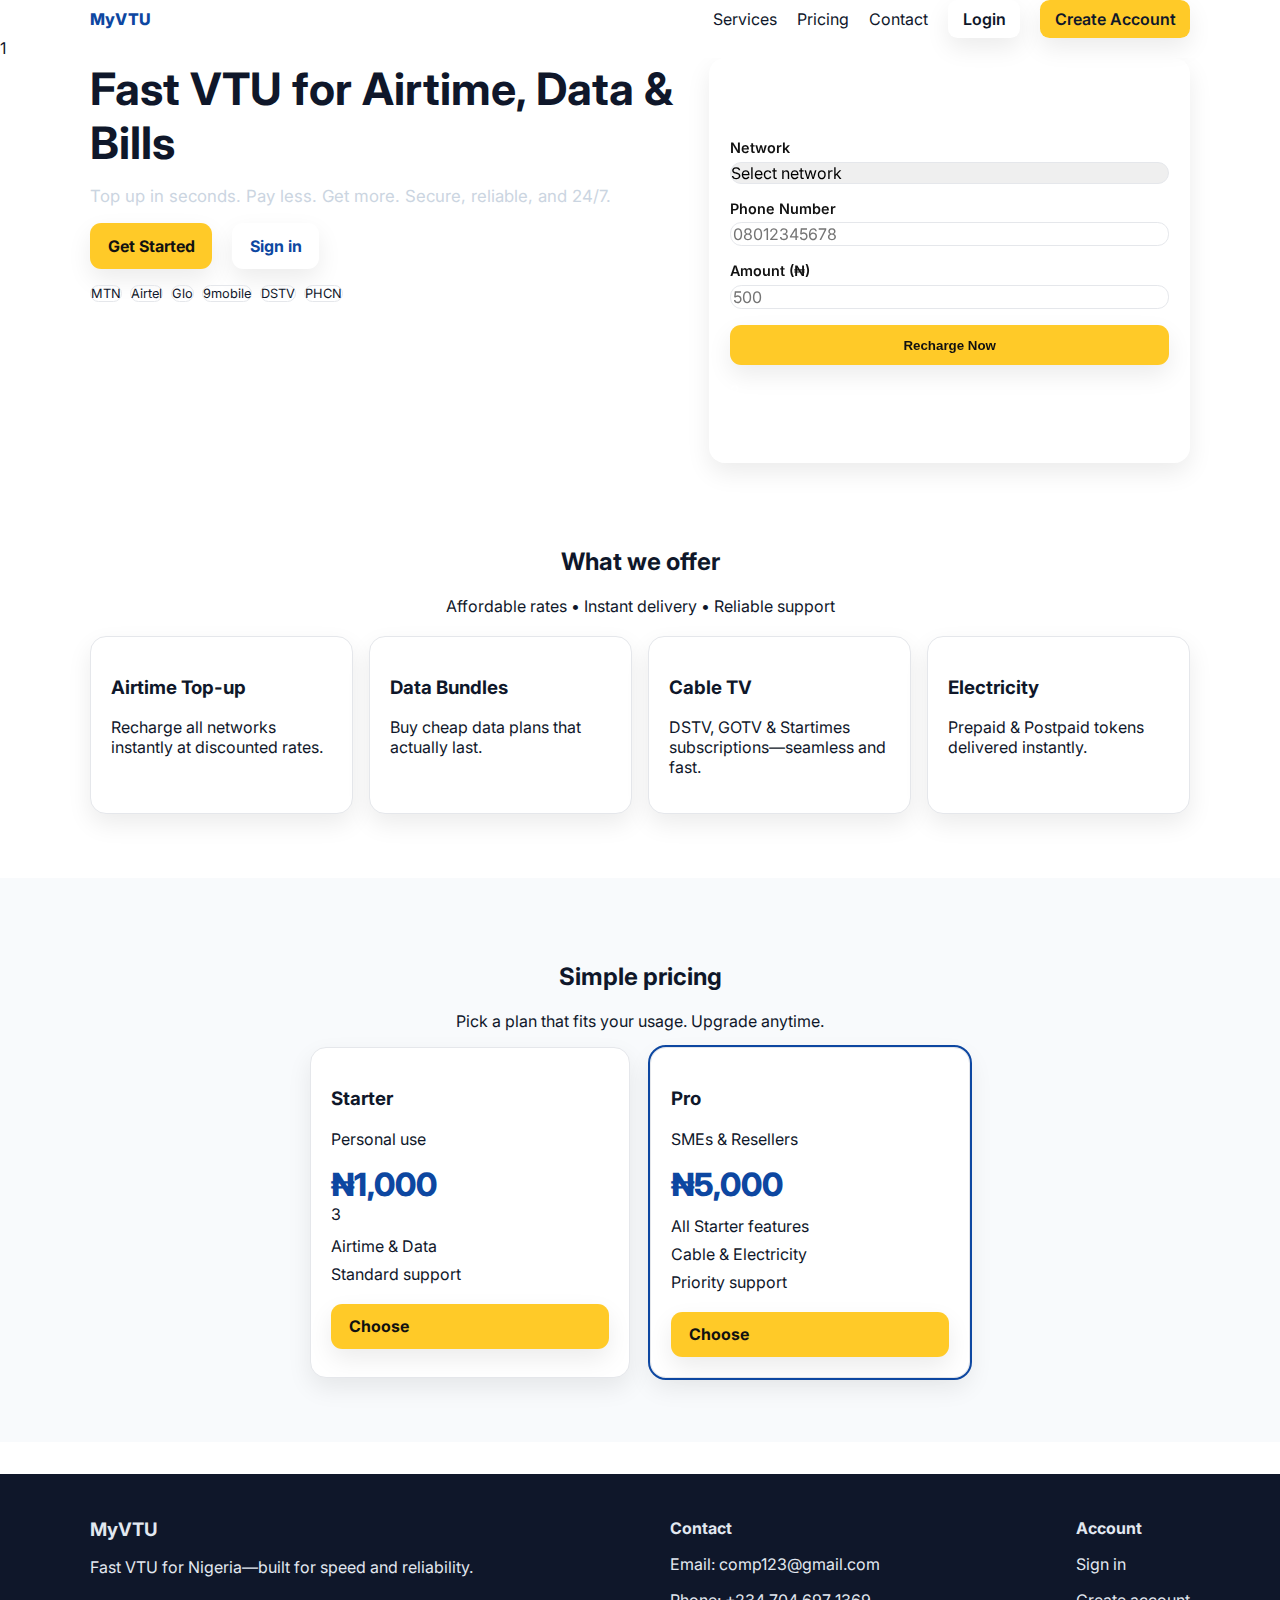
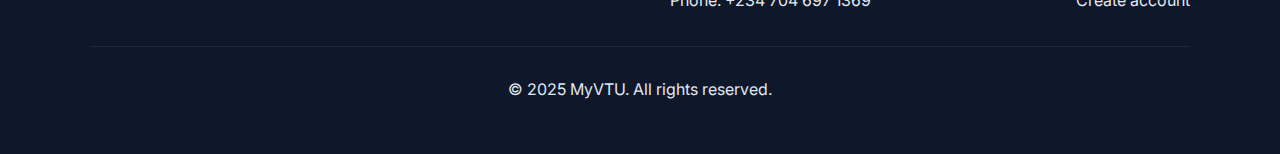
<file: Index.html>
<!DOCTYPE html>
<html lang="en">
  <head>
    <meta charset="UTF-8" />
    <meta name="viewport" content="width=device-width, initial-scale=1" />
    <title>MyVTU – Instant Airtime, Data, Bills</title>
    <meta
      name="description"
      content="Instant VTU: Airtime, Data, Cable TV,
Electricity – fast, secure and reliable."
    />
    <link rel="preconnect" href="https://fonts.googleapis.com" />
    <link rel="preconnect" href="https://fonts.gstatic.com" crossorigin />
    <link
      href="https://fonts.googleapis.com/css2?
family=Inter:wght@400;500;600;700&display=swap"
      rel="stylesheet"
    />
    <link rel="stylesheet" href="/style/style.css" />
  </head>
  <body>
    <!-- Top Bar -->
    <header class="topbar">
      <div class="container row between center-v">
        <a class="brand" href="index.html">MyVTU</a>
        <nav class="nav">
          <a href="#services">Services</a>
          <a href="#pricing">Pricing</a>
          <a href="#contact">Contact</a>
          <a class="btn btn-sm btn-ghost" href="login.html">Login</a>
          <a class="btn btn-sm" href="register.html">Create Account</a>
        </nav>
      </div>
      1
    </header>
    <!-- Hero -->
    <section class="hero">
      <div class="container hero-inner">
        <div class="hero-copy">
          <h1>Fast VTU for Airtime, Data & Bills</h1>
          <p>
            Top up in seconds. Pay less. Get more. Secure, reliable, and 24/7.
          </p>
          <div class="row gap">
            <a class="btn" href="register.html">Get Started</a>
            <a class="btn btn-ghost" href="login.html">Sign in</a>
          </div>
          <div class="trust row gap-sm">
            <span class="badge">MTN</span>
            <span class="badge">Airtel</span>
            <span class="badge">Glo</span>
            <span class="badge">9mobile</span>
            <span class="badge">DSTV</span>
            <span class="badge">PHCN</span>
          </div>
        </div>
        <div class="hero-card">
          <div class="card glass">
            <h3>Quick Top-up</h3>
            <form action="#" method="post">
              <label>
                <span>Network</span>
                <select name="network" required>
                  <option value="">Select network</option>
                  <option>MTN</option>
                  <option>Airtel</option>
                  <option>Glo</option>
                  <option>9mobile</option>
                </select>
              </label>
              <label>
                <span>Phone Number</span>
                <input
                  type="tel"
                  name="phone"
                  placeholder="08012345678"
                  required
                />
              </label>
              <label>
                <span>Amount (₦)</span>
                <input
                  type="number"
                  name="amount"
                  min="50"
                  step="50"
                  placeholder="500"
                  required
                />
              </label>
              <button class="btn w-full" type="submit">Recharge Now</button>
              2
            </form>
            <p class="muted xs">
              Note: Demo only. Connect your VTU script to enable processing.
            </p>
          </div>
        </div>
      </div>
    </section>
    <!-- Services -->
    <section id="services" class="section">
      <div class="container">
        <h2 class="center">What we offer</h2>
        <p class="center muted">
          Affordable rates • Instant delivery • Reliable support
        </p>
        <div class="grid cards-4">
          <article class="card hover">
            <h3>Airtime Top-up</h3>
            <p>Recharge all networks instantly at discounted rates.</p>
          </article>
          <article class="card hover">
            <h3>Data Bundles</h3>
            <p>Buy cheap data plans that actually last.</p>
          </article>
          <article class="card hover">
            <h3>Cable TV</h3>
            <p>DSTV, GOTV & Startimes subscriptions—seamless and fast.</p>
          </article>
          <article class="card hover">
            <h3>Electricity</h3>
            <p>Prepaid & Postpaid tokens delivered instantly.</p>
          </article>
        </div>
      </div>
    </section>
    <!-- Pricing -->
    <section id="pricing" class="section alt">
      <div class="container">
        <h2 class="center">Simple pricing</h2>
        <p class="center muted">
          Pick a plan that fits your usage. Upgrade anytime.
        </p>
        <div class="row wrap gap center-h">
          <div class="price card">
            <h3>Starter</h3>
            <p class="muted">Personal use</p>
            <div class="price-tag">₦1,000</div>
            3
            <ul class="list">
              <li>Airtime & Data</li>
              <li>Standard support</li>
            </ul>
            <a class="btn w-full" href="register.html">Choose</a>
          </div>
          <div class="price card featured">
            <h3>Pro</h3>
            <p class="muted">SMEs & Resellers</p>
            <div class="price-tag">₦5,000</div>
            <ul class="list">
              <li>All Starter features</li>
              <li>Cable & Electricity</li>
              <li>Priority support</li>
            </ul>
            <a class="btn w-full" href="register.html">Choose</a>
          </div>
        </div>
      </div>
    </section>
    <!-- Contact / Footer -->
    <footer id="contact" class="footer">
      <div class="container row between wrap gap">
        <div>
          <h3>MyVTU</h3>
          <p class="muted">
            Fast VTU for Nigeria—built for speed and reliability.
          </p>
        </div>
        <div>
          <h4>Contact</h4>
          <p>Email: comp123@gmail.com</p>
          <p>Phone: +234 704 697 1369</p>
        </div>
        <div>
          <h4>Account</h4>
          <p><a href="login.html">Sign in</a></p>
          <p><a href="register.html">Create account</a></p>
        </div>
      </div>
      <div class="container copyright">
        <p>© <span id="year">2025</span> MyVTU. All rights reserved.</p>
      </div>
    </footer>
  </body>
</html>
</file>
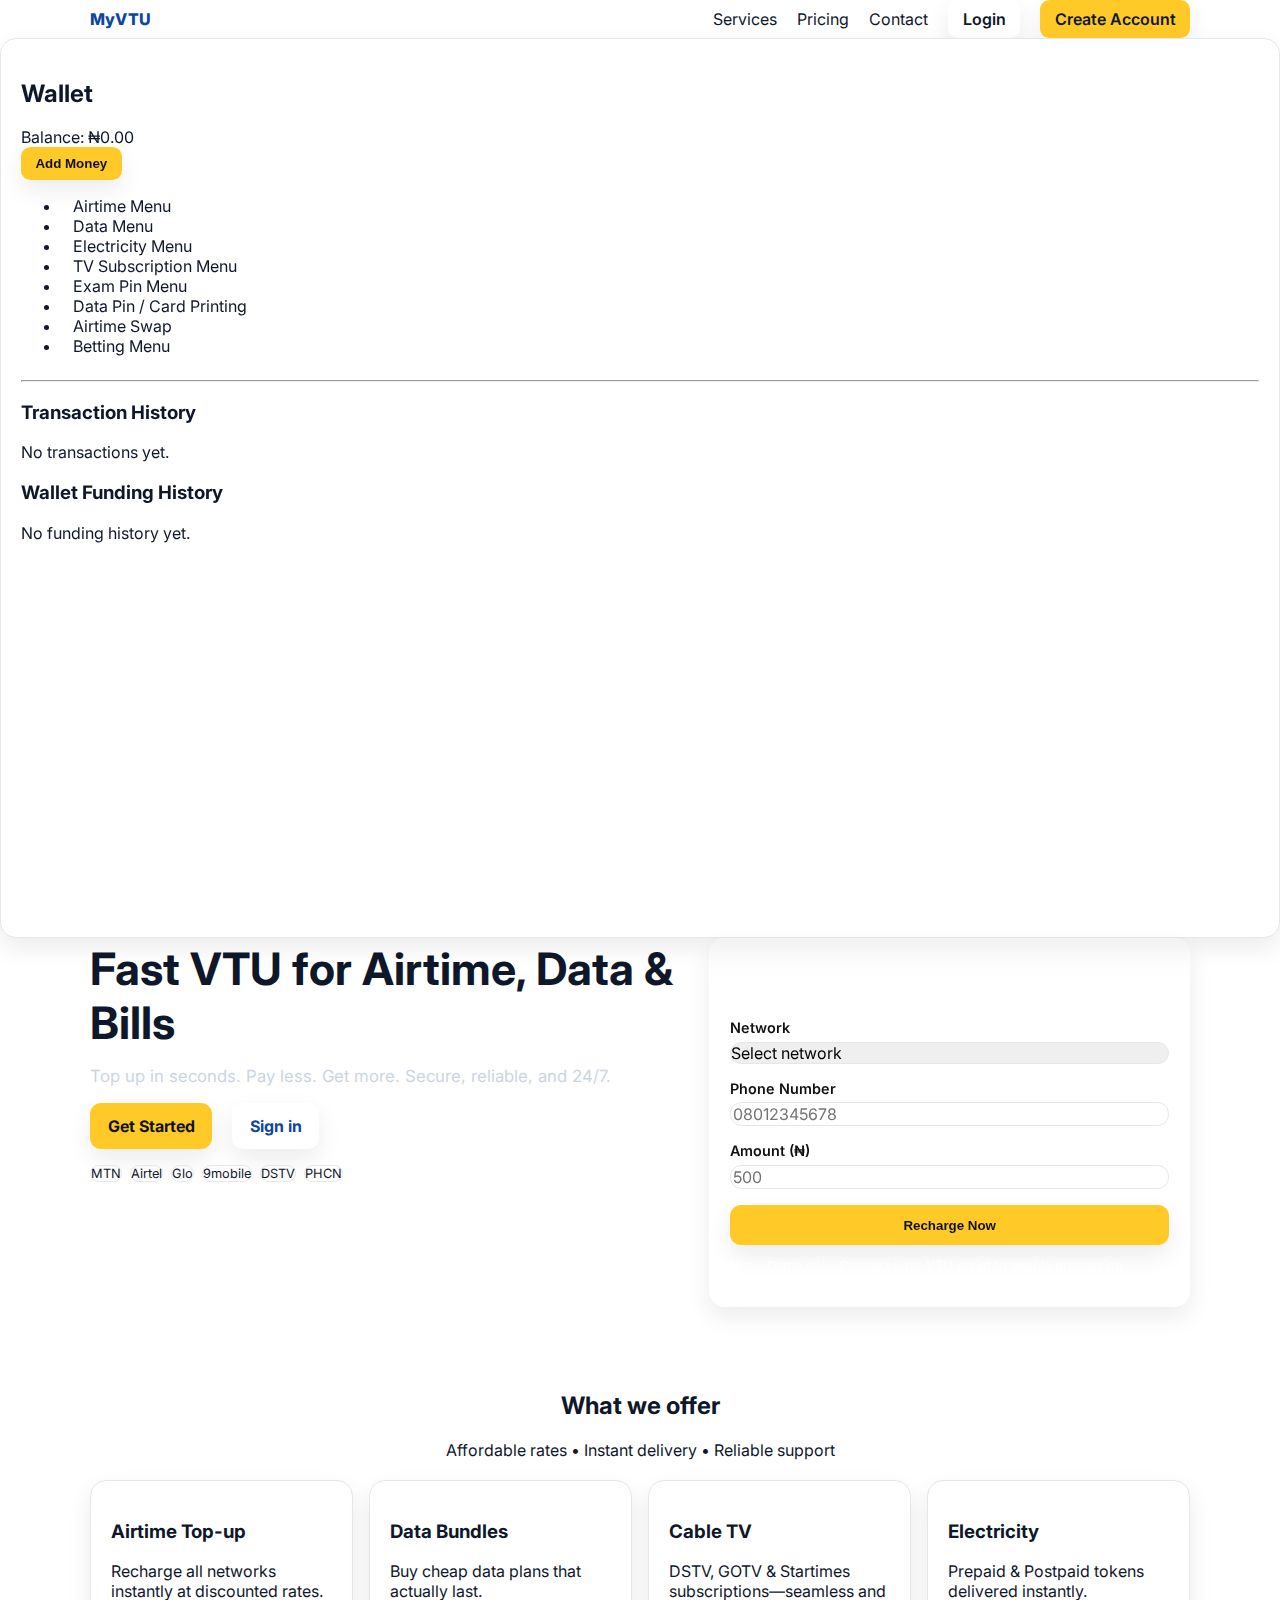
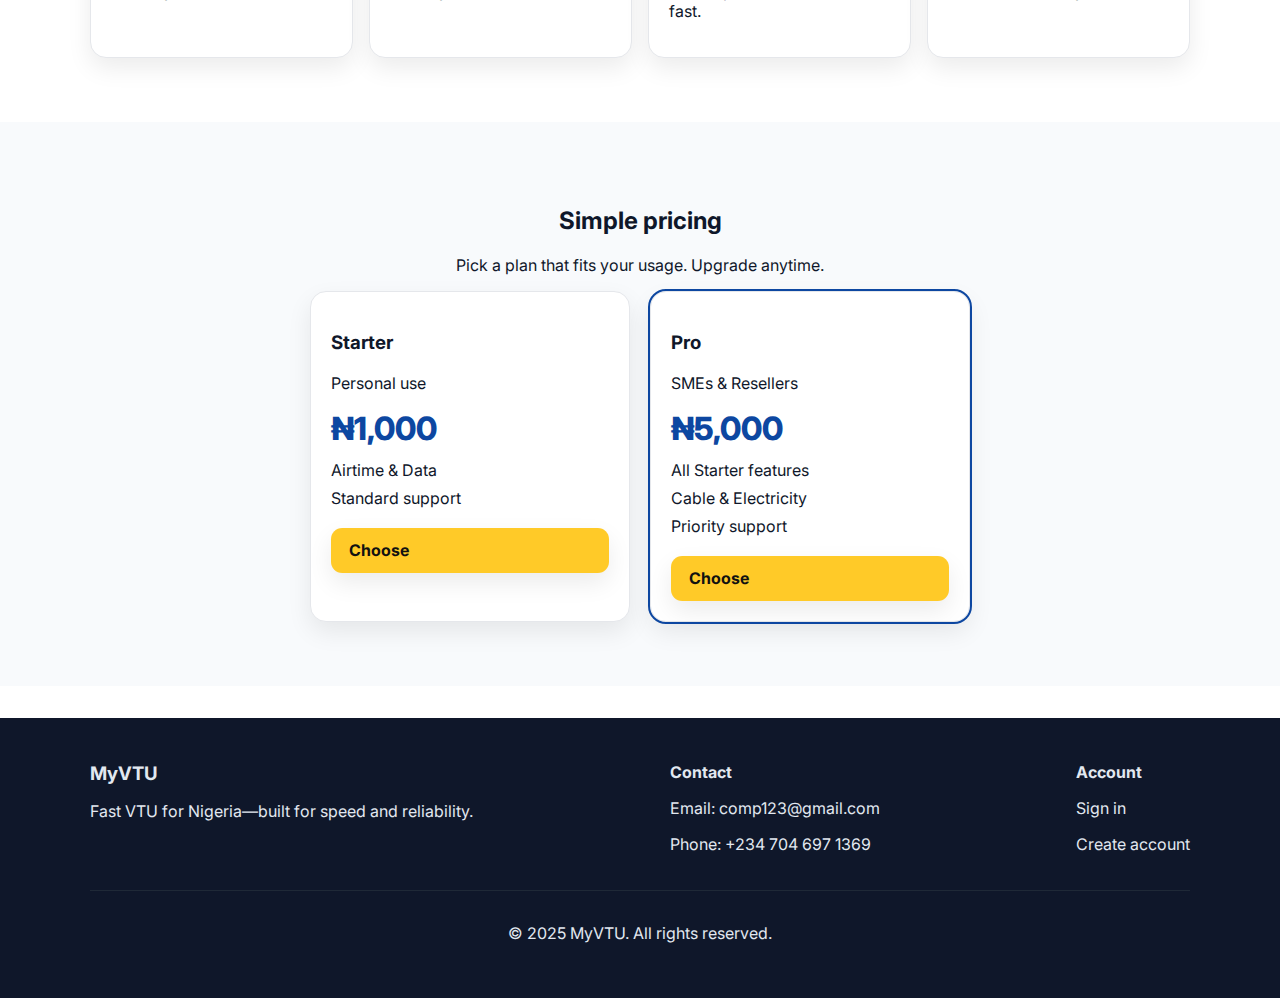
<file: fund.html>
<!DOCTYPE html>
<html lang="en">
  <head>
    <meta charset="UTF-8" />
    <meta name="viewport" content="width=device-width, initial-scale=1" />
    <title>MyVTU – Instant Airtime, Data, Bills</title>
    <meta
      name="description"
      content="Instant VTU: Airtime, Data, Cable TV,
Electricity – fast, secure and reliable."
    />
    <link rel="preconnect" href="https://fonts.googleapis.com" />
    <link rel="preconnect" href="https://fonts.gstatic.com" crossorigin />
    <link
      href="https://fonts.googleapis.com/css2?
family=Inter:wght@400;500;600;700&display=swap"
      rel="stylesheet"
    />
    <link rel="stylesheet" href="/style/style.css" />
  </head>
  <body>
    <!-- Top Bar -->
    
      <div class="container row between center-v">
        <a class="brand" href="index.html">MyVTU</a>
        <nav class="nav">
          <a href="#services">Services</a>
          <a href="#pricing">Pricing</a>
          <a href="#contact">Contact</a>
          <a class="btn btn-sm btn-ghost" href="login.html">Login</a>
          <a class="btn btn-sm" href="register.html">Create Account</a>
        </nav>
      </div>
    </header>
    <div class="layout">
      <!-- Sidebar Menu -->
      <aside class="sidebar card">
        <div class="wallet-section">
          <h2>Wallet</h2>
          <div class="wallet-balance">
            Balance: <span>₦0.00</span>
          </div>
          <button onclick="location.href='fund.html'" class="btn btn-sm add-money-btn">Add Money</button>
        </div>
        <nav>
          <ul class="menu-list">
            <li><a href="#airtime">Airtime Menu</a></li>
            <li><a href="#data">Data Menu</a></li>
            <li><a href="#electricity">Electricity Menu</a></li>
            <li><a href="#tv">TV Subscription Menu</a></li>
            <li><a href="#exampin">Exam Pin Menu</a></li>
            <li><a href="#datapin">Data Pin / Card Printing</a></li>
            <li><a href="#airtimeswap">Airtime Swap</a></li>
            <li><a href="#betting">Betting Menu</a></li>
          </ul>
        </nav>
        <hr />
        <h3>Transaction History</h3>
        <div id="transaction-history">
          <p class="muted">No transactions yet.</p>
        </div>
        <h3>Wallet Funding History</h3>
        <div id="funding-history">
          <p class="muted">No funding history yet.</p>
        </div>
      </aside>
      <!-- Main Content -->
      <main class="main-content">
        <!-- Hero -->
        <section class="hero">
          <div class="container hero-inner">
            <div class="hero-copy">
              <h1>Fast VTU for Airtime, Data & Bills</h1>
              <p>
                Top up in seconds. Pay less. Get more. Secure, reliable, and 24/7.
              </p>
              <div class="row gap">
                <a class="btn" href="register.html">Get Started</a>
                <a class="btn btn-ghost" href="login.html">Sign in</a>
              </div>
              <div class="trust row gap-sm">
                <span class="badge">MTN</span>
                <span class="badge">Airtel</span>
                <span class="badge">Glo</span>
                <span class="badge">9mobile</span>
                <span class="badge">DSTV</span>
                <span class="badge">PHCN</span>
              </div>
            </div>
            <div class="hero-card">
              <div class="card glass">
                <h3>Quick Top-up</h3>
                <form action="#" method="post">
                  <label>
                    <span>Network</span>
                    <select name="network" required>
                      <option value="">Select network</option>
                      <option>MTN</option>
                      <option>Airtel</option>
                      <option>Glo</option>
                      <option>9mobile</option>
                    </select>
                  </label>
                  <label>
                    <span>Phone Number</span>
                    <input
                      type="tel"
                      name="phone"
                      placeholder="08012345678"
                      required
                    />
                  </label>
                  <label>
                    <span>Amount (₦)</span>
                    <input
                      type="number"
                      name="amount"
                      min="50"
                      step="50"
                      placeholder="500"
                      required
                    />
                  </label>
                  <button class="btn w-full" type="submit">Recharge Now</button>
                </form>
                <p class="muted xs">
                  Note: Demo only. Connect your VTU script to enable processing.
                </p>
              </div>
            </div>
          </div>
        </section>
        <!-- Services -->
        <section id="services" class="section">
          <div class="container">
            <h2 class="center">What we offer</h2>
            <p class="center muted">
              Affordable rates • Instant delivery • Reliable support
            </p>
            <div class="grid cards-4">
              <article class="card hover">
                <h3>Airtime Top-up</h3>
                <p>Recharge all networks instantly at discounted rates.</p>
              </article>
              <article class="card hover">
                <h3>Data Bundles</h3>
                <p>Buy cheap data plans that actually last.</p>
              </article>
              <article class="card hover">
                <h3>Cable TV</h3>
                <p>DSTV, GOTV & Startimes subscriptions—seamless and fast.</p>
              </article>
              <article class="card hover">
                <h3>Electricity</h3>
                <p>Prepaid & Postpaid tokens delivered instantly.</p>
              </article>
            </div>
          </div>
        </section>
        <!-- Pricing -->
        <section id="pricing" class="section alt">
          <div class="container">
            <h2 class="center">Simple pricing</h2>
            <p class="center muted">
              Pick a plan that fits your usage. Upgrade anytime.
            </p>
            <div class="row wrap gap center-h">
              <div class="price card">
                <h3>Starter</h3>
                <p class="muted">Personal use</p>
                <div class="price-tag">₦1,000</div>
                <ul class="list">
                  <li>Airtime & Data</li>
                  <li>Standard support</li>
                </ul>
                <a class="btn w-full" href="register.html">Choose</a>
              </div>
              <div class="price card featured">
                <h3>Pro</h3>
                <p class="muted">SMEs & Resellers</p>
                <div class="price-tag">₦5,000</div>
                <ul class="list">
                  <li>All Starter features</li>
                  <li>Cable & Electricity</li>
                  <li>Priority support</li>
                </ul>
                <a class="btn w-full" href="register.html">Choose</a>
              </div>
            </div>
          </div>
        </section>
        <!-- Contact / Footer -->
        <footer id="contact" class="footer">
          <div class="container row between wrap gap">
            <div>
              <h3>MyVTU</h3>
              <p class="muted">
                Fast VTU for Nigeria—built for speed and reliability.
              </p>
            </div>
            <div>
              <h4>Contact</h4>
              <p>Email: comp123@gmail.com</p>
              <p>Phone: +234 704 697 1369</p>
            </div>
            <div>
              <h4>Account</h4>
              <p><a href="login.html">Sign in</a></p>
              <p><a href="register.html">Create account</a></p>
            </div>
          </div>
          <div class="container copyright">
            <p>© <span id="year">2025</span> MyVTU. All rights reserved.</p>
          </div>
        </footer>
      </main>
    </div>
  </body>
</html>
</file>
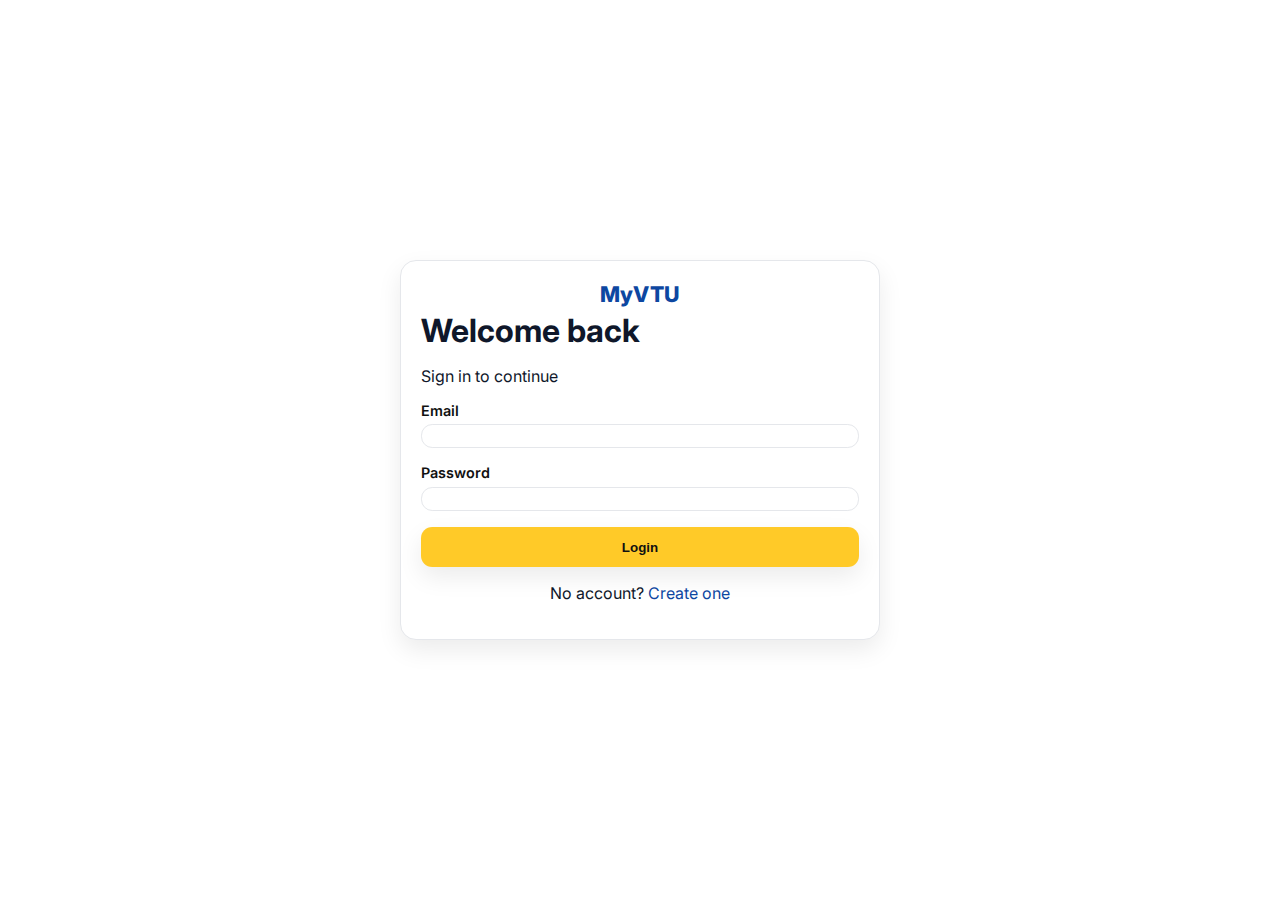
<file: login.html>
<!DOCTYPE html>
<html lang="en">
  <head>
    <meta charset="UTF-8" />
    <meta name="viewport" content="width=device-width, initial-scale=1" />
    <title>Login – MyVTU</title>
    <link
      href="https://fonts.googleapis.com/css2?
family=Inter:wght@400;500;600;700&display=swap"
      rel="stylesheet"
    />
    <link rel="stylesheet" href="/style/style.css" />
  </head>
  <body class="auth">
    <main class="auth-card card">
      <a class="brand lg center" href="index.html">MyVTU</a>
      <h1>Welcome back</h1>
      <p class="muted">Sign in to continue</p>
      <form action="dashboard.html" method="post" class="form">
        <!-- Replace action with your login endpoint -->
        <label>
          <span>Email</span>
          <input type="email" name="email" required />
        </label>
        <label>
          <span>Password</span>
          <input type="password" name="password" required />
        </label>
        <button class="btn w-full" type="submit">Login</button>
      </form>
      <p class="muted center">
        No account? <a href="register.html">Create one</a>
      </p>
    </main>
  </body>
</html>
</file>
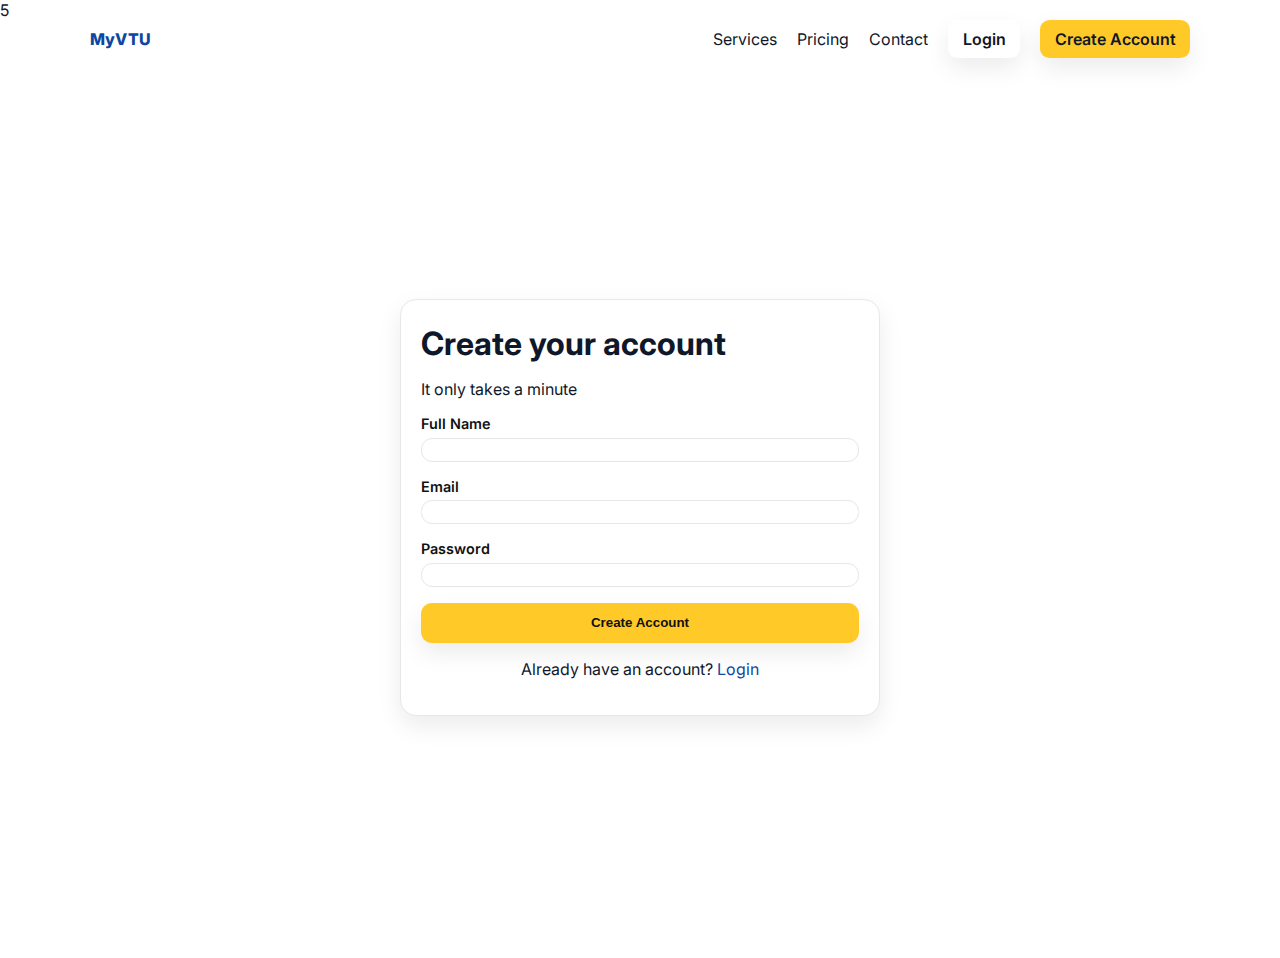
<file: register.html>
<!DOCTYPE html>
<html lang="en">
  <head>
    <meta charset="UTF-8" />
    5
    <meta name="viewport" content="width=device-width, initial-scale=1" />
    <title>Create Account – MyVTU</title>
    <link
      href="https://fonts.googleapis.com/css2?
family=Inter:wght@400;500;600;700&display=swap"
      rel="stylesheet"
    />
    <link rel="stylesheet" href="style.css" />
  </head>
  <body>
    <!-- Top Bar -->
    <header class="topbar">
      <div class="container row between center-v">
        <a class="brand" href="index.html">MyVTU</a>
        <nav class="nav">
          <a href="index.html#services">Services</a>
          <a href="index.html#pricing">Pricing</a>
          <a href="index.html#contact">Contact</a>
          <a class="btn btn-sm btn-ghost" href="login.html">Login</a>
          <a class="btn btn-sm" href="register.html">Create Account</a>
        </nav>
      </div>
    </header>
    <div class="auth">
      <main class="auth-card card">
      <h1>Create your account</h1>
      <p class="muted">It only takes a minute</p>
      <form action="dashboard.html" method="post" class="form">
        <!-- Replace action with your register endpoint -->
        <label>
          <span>Full Name</span>
          <input type="text" name="name" required />
        </label>
        <label>
          <span>Email</span>
          <input type="email" name="email" required />
        </label>
        <label>
          <span>Password</span>
          <input type="password" name="password" required />
        </label>
        <button class="btn w-full" type="submit">Create Account</button>
      </form>
      <p class="muted center">
        Already have an account? <a href="login.html">Login</a>
      </p>
    </main>
    </div>
    <script>
      let formStarted = false;
      const form = document.querySelector(".form");
      form.addEventListener("input", function () {
        formStarted = true;
      });
      window.addEventListener("beforeunload", function (e) {
        if (formStarted) {
          e.preventDefault();
          e.returnValue = ""; // Most browsers ignore custom text
        }
      });
    </script>
  </body>
</html>
</file>
<file: style/style.css>
/*
 MyVTU – Minimal, professional UI (HTML + CSS only)
 Typeface: Inter
 Palette: --brand (primary), soft neutrals, subtle elevation
*/
:root{
--brand:#0d47a1; /* primary */
--brand-600:#0b3e8f;
--accent:#ffca28; /* accent */
--bg:#0a0f1a; /* dark hero bg */
--surface:#ffffff; /* cards */
10
--muted:#6b7280; /* text-muted */
--line:#e5e7eb; /* borders */
--shadow:0 10px 25px rgba(0,0,0,.08);
}
*{box-sizing:border-box}
html,body{margin:0;padding:0;font-family:Inter,system-ui,-apple-system,Segoe
UI,Roboto,Arial,sans-serif;color:#0f172a;background:#fff;}
img{max-width:100%;display:block}
a{color:var(--brand);text-decoration:none}
/* Utilities */
.container{width:min(1100px,92%);margin-inline:auto}
.row{display:flex;gap:1rem}
.row.between{justify-content:space-between}
.row.center-v{align-items:center}
.row.center-h{justify-content:center}
.row.wrap{flex-wrap:wrap}
.gap{gap:1.25rem}
.gap-sm{gap:.5rem}
.center{text-align:center}
.center-h{justify-content:center}
.align-end{display:flex;align-items:end;justify-content:flex-end}
.w-full{width:100%}
.xs{font-size:.8rem}
.lg{font-size:1.35rem}
.muted{color:var(--muted)}
.badge{display:inline-block;border:1px solid var(--line);padding:.25rem .
5rem;border-radius:999px;font-size:.8rem}
.list{list-style:none;padding:0;margin:.5rem 0 1rem 0}
.list li{padding:.25rem 0}
/* Buttons */
.btn{display:inline-block;background:var(--accent);color:#111;font-weight:
700;padding:.8rem 1.1rem;border-radius:.7rem;border:0;box-shadow:var(--shadow);}
.btn:hover{filter:brightness(1.03)}
.btn:active{transform:translateY(1px)}
.btn-ghost{background:transparent;color:var(--brand);border:1px solid var(--
line)}
.btn-sm{padding:.55rem .9rem;border-radius:.6rem;font-weight:600}
/* Topbar */
.topbar{position:sticky;top:0;background:#fff;border-bottom:1px solid var(--
line);z-index:40}
.brand{font-weight:800;color:var(--brand);letter-spacing:.2px}
.nav a{margin-left:1rem;color:#0f172a}
.nav a:hover{color:var(--brand)}
/* Hero */
11
.hero{background:radial-gradient(1200px 500px at 20% 0%, #0d47a11a,
transparent), linear-gradient(180deg,#0a0f1a,#0a0f1a
45%,#0f172a);color:#fff;padding:4.5rem 0}
.hero-inner{display:grid;grid-template-columns:1.1fr .9fr;gap:2rem;alignitems:center}
.hero-copy h1{font-size:clamp(2rem,3.5vw,3rem);margin:.25rem 0 1rem 0}
.hero-copy p{font-size:1.05rem;color:#cbd5e1}
.trust{margin-top:1rem;flex-wrap:wrap}
.hero-card .card{backdrop-filter:blur(10px);}
/* Sections */
.section{padding:4rem 0}
.section.alt{background:#f8fafc}
/* Cards */
.card{background:var(--surface);border:1px solid var(--line);border-radius:
16px;box-shadow:var(--shadow);padding:1.25rem}
.card.hover{transition:transform .2s ease}
.card.hover:hover{transform:translateY(-4px)}
.card.glass{background:#ffffff0d;border-color:#ffffff33;color:#fff}
/* Grids */
.grid{display:grid;gap:1rem}
.grid.two{grid-template-columns:repeat(2,1fr)}
.cards-4{display:grid;grid-template-columns:repeat(4,1fr);gap:1rem;margin-top:
1.25rem}
@media (max-width:960px){.hero-inner{grid-template-columns:1fr}.cards-4{gridtemplate-columns:repeat(2,1fr)}.grid.two{grid-template-columns:1fr}}
@media (max-width:520px){.cards-4{grid-template-columns:1fr}}
/* Pricing */
.price{width:min(320px,100%)}
.price .price-tag{font-size:2rem;font-weight:800;color:var(--brand);margin:.
5rem 0 1rem 0}
.price.featured{outline:2px solid var(--brand)}
/* Footer */
.footer{background:#0f172a;color:#e2e8f0;padding:2.5rem 0;margin-top:2rem}
.footer h3,.footer h4{margin:.25rem 0}
.footer a{color:#e2e8f0}
.footer .copyright{border-top:1px solid #1f2937;margin-top:1.25rem;padding-top:
1rem;text-align:center}
/* Forms */
label{display:flex;flex-direction:column;gap:.35rem}
label span{font-size:.9rem;color:#111;font-weight:600}
input,select{appearance:none;border:1px solid var(--line);padding:.8rem .
9rem;border-radius:.7rem;font:inherit}
12
input:focus,select:focus{outline:2px solid #c7e0ff;border-color:#c7e0ff}
form{display:grid;gap:1rem}
/* Auth pages */
.auth{min-height:100vh;display:grid;place-items:center;background:lineargradient(180deg,#f8fbff,#eef5ff)}
.auth-card{width:min(480px,92%)}
.auth .brand{display:block;margin:0 auto .25rem auto;text-align:center}
.auth h1{margin:.25rem 0 .35rem 0}
/* Dashboard */
.dash{display:grid;grid-template-columns:260px 1fr;min-height:
100vh;background:#f5f7fb}
.sidebar{background:#ffffff;border-right:1px solid var(--line);padding:
1.25rem;position:sticky;top:0;height:100vh}
.sidebar .brand{display:block;font-size:1.2rem;margin-bottom:1rem}
.sidebar nav{display:grid;gap:.4rem}
.sidebar nav a{padding:.6rem .75rem;border-radius:.55rem;color:#0f172a}
.sidebar nav a:hover{background:#f3f6ff;color:var(--brand)}
.workspace{padding:1.25rem 1.25rem 2rem 1.25rem}
.dash-top{margin:0 0 1rem 0}
.wallet{display:grid;gap:.15rem;min-width:200px}
.balance{font-size:1.4rem}
.block{margin-bottom:1rem}
/* Helper for small screens on dashboard */
@media (max-width:960px){
.dash{grid-template-columns:1fr}
.sidebar{position:relative;height:auto;border-right:0;border-bottom:1px solid
var(--line)}
}
</file>
<file: style.css>
/*
 MyVTU – Minimal, professional UI (HTML + CSS only)
 Typeface: Inter
 Palette: --brand (primary), soft neutrals, subtle elevation
*/
:root {
    --brand: #0d47a1;
    /* primary */
    --brand-600: #0b3e8f;
    --accent: #ffca28;
    /* accent */
    --bg: #0a0f1a;
    /* dark hero bg */
    --surface: #ffffff;
    /* cards */
    10 --muted: #6b7280;
    /* text-muted */
    --line: #e5e7eb;
    /* borders */
    --shadow: 0 10px 25px rgba(0, 0, 0, .08);
}

* {
    box-sizing: border-box
}

html,
body {
    margin: 0;
    padding: 0;
    font-family: Inter, system-ui, -apple-system, Segoe UI, Roboto, Arial, sans-serif;
    color: #0f172a;
    background: #fff;
}

img {
    max-width: 100%;
    display: block
}

a {
    color: var(--brand);
    text-decoration: none
}

/* Utilities */
.container {
    width: min(1100px, 92%);
    margin-inline: auto
}

.row {
    display: flex;
    gap: 1rem
}

.row.between {
    justify-content: space-between
}

.row.center-v {
    align-items: center
}

.row.center-h {
    justify-content: center
}

.row.wrap {
    flex-wrap: wrap
}

.gap {
    gap: 1.25rem
}

.gap-sm {
    gap: .5rem
}

.center {
    text-align: center
}

.center-h {
    justify-content: center
}

.align-end {
    display: flex;
    align-items: end;
    justify-content: flex-end
}

.w-full {
    width: 100%
}

.xs {
    font-size: .8rem
}

.lg {
    font-size: 1.35rem
}

.muted {
    color: var(--muted)
}

.badge {
    display: inline-block;
    border: 1px solid var(--line);
    padding: .25rem . 5rem;
    border-radius: 999px;
    font-size: .8rem
}

.list {
    list-style: none;
    padding: 0;
    margin: .5rem 0 1rem 0
}

.list li {
    padding: .25rem 0
}

/* Buttons */
.btn {
    display: inline-block;
    background: var(--accent);
    color: #111;
    font-weight:
        700;
    padding: .8rem 1.1rem;
    border-radius: .7rem;
    border: 0;
    box-shadow: var(--shadow);
}

.btn:hover {
    filter: brightness(1.03)
}

.btn:active {
    transform: translateY(1px)
}

.btn-ghost {
    background: transparent;
    color: var(--brand);
    border: 1px solid var(-- line)
}

.btn-sm {
    padding: .55rem .9rem;
    border-radius: .6rem;
    font-weight: 600
}

/* Topbar */
.topbar {
    position: sticky;
    top: 0;
    background: #fff;
    border-bottom: 1px solid var(-- line);
    z-index: 40
}

.brand {
    font-weight: 800;
    color: var(--brand);
    letter-spacing: .2px
}

.nav a {
    margin-left: 1rem;
    color: #0f172a
}

.nav a:hover {
    color: var(--brand)
}

/* Hero */
11 .hero {
    background: radial-gradient(1200px 500px at 20% 0%, #0d47a11a,
            transparent), linear-gradient(180deg, #0a0f1a, #0a0f1a 45%, #0f172a);
    color: #fff;
    padding: 4.5rem 0
}

.hero-inner {
    display: grid;
    grid-template-columns: 1.1fr .9fr;
    gap: 2rem;
    alignitems: center
}

.hero-copy h1 {
    font-size: clamp(2rem, 3.5vw, 3rem);
    margin: .25rem 0 1rem 0
}

.hero-copy p {
    font-size: 1.05rem;
    color: #cbd5e1
}

.trust {
    margin-top: 1rem;
    flex-wrap: wrap
}

.hero-card .card {
    backdrop-filter: blur(10px);
}

/* Sections */
.section {
    padding: 4rem 0
}

.section.alt {
    background: #f8fafc
}

/* Cards */
.card {
    background: var(--surface);
    border: 1px solid var(--line);
    border-radius:
        16px;
    box-shadow: var(--shadow);
    padding: 1.25rem
}

.card.hover {
    transition: transform .2s ease
}

.card.hover:hover {
    transform: translateY(-4px)
}

.card.glass {
    background: #ffffff0d;
    border-color: #ffffff33;
    color: #fff
}

/* Grids */
.grid {
    display: grid;
    gap: 1rem
}

.grid.two {
    grid-template-columns: repeat(2, 1fr)
}

.cards-4 {
    display: grid;
    grid-template-columns: repeat(4, 1fr);
    gap: 1rem;
    margin-top:
        1.25rem
}

@media (max-width:960px) {
    .hero-inner {
        grid-template-columns: 1fr
    }

    .cards-4 {
        gridtemplate-columns: repeat(2, 1fr)
    }

    .grid.two {
        grid-template-columns: 1fr
    }
}

@media (max-width:520px) {
    .cards-4 {
        grid-template-columns: 1fr
    }
}

/* Pricing */
.price {
    width: min(320px, 100%)
}

.price .price-tag {
    font-size: 2rem;
    font-weight: 800;
    color: var(--brand);
    margin: . 5rem 0 1rem 0
}

.price.featured {
    outline: 2px solid var(--brand)
}

/* Footer */
.footer {
    background: #0f172a;
    color: #e2e8f0;
    padding: 2.5rem 0;
    margin-top: 2rem
}

.footer h3,
.footer h4 {
    margin: .25rem 0
}

.footer a {
    color: #e2e8f0
}

.footer .copyright {
    border-top: 1px solid #1f2937;
    margin-top: 1.25rem;
    padding-top:
        1rem;
    text-align: center
}

/* Forms */
label {
    display: flex;
    flex-direction: column;
    gap: .35rem
}

label span {
    font-size: .9rem;
    color: #111;
    font-weight: 600
}

input,
select {
    appearance: none;
    border: 1px solid var(--line);
    padding: .8rem . 9rem;
    border-radius: .7rem;
    font: inherit
}

12 input:focus,
select:focus {
    outline: 2px solid #c7e0ff;
    border-color: #c7e0ff
}

form {
    display: grid;
    gap: 1rem
}

/* Auth pages */
.auth {
    min-height: 100vh;
    display: grid;
    place-items: center;
    background: lineargradient(180deg, #f8fbff, #eef5ff)
}

.auth-card {
    width: min(480px, 92%)
}

.auth .brand {
    display: block;
    margin: 0 auto .25rem auto;
    text-align: center
}

.auth h1 {
    margin: .25rem 0 .35rem 0
}

/* Dashboard */
.dash {
    display: grid;
    grid-template-columns: 260px 1fr;
    min-height:
        100vh;
    background: #f5f7fb
}

.sidebar {
    background: #ffffff;
    border-right: 1px solid var(--line);
    padding:
        1.25rem;
    position: sticky;
    top: 0;
    height: 100vh
}

.sidebar .brand {
    display: block;
    font-size: 1.2rem;
    margin-bottom: 1rem
}

.sidebar nav {
    display: grid;
    gap: .4rem
}

.sidebar nav a {
    padding: .6rem .75rem;
    border-radius: .55rem;
    color: #0f172a
}

.sidebar nav a:hover {
    background: #f3f6ff;
    color: var(--brand)
}

.workspace {
    padding: 1.25rem 1.25rem 2rem 1.25rem
}

.dash-top {
    margin: 0 0 1rem 0
}

.wallet {
    display: grid;
    gap: .15rem;
    min-width: 200px
}

.balance {
    font-size: 1.4rem
}

.block {
    margin-bottom: 1rem
}

/* Helper for small screens on dashboard */
@media (max-width:960px) {
    .dash {
        grid-template-columns: 1fr
    }

    .sidebar {
        position: relative;
        height: auto;
        border-right: 0;
        border-bottom: 1px solid var(--line)
    }
}
</file>
